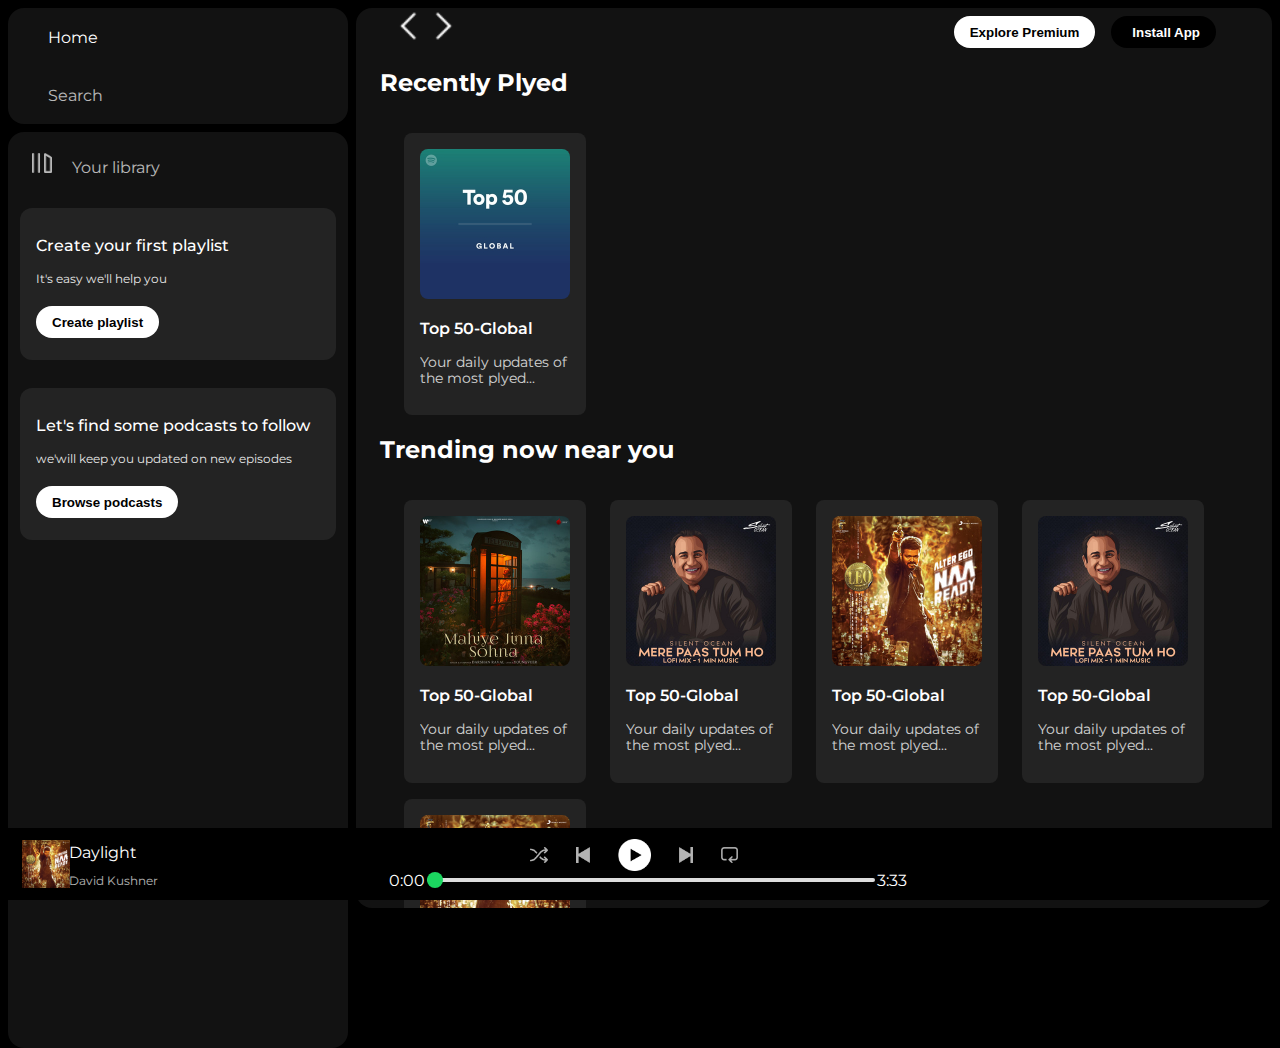
<file: index.html>
<!DOCTYPE html>
<html lang="en">
<head>
    <meta charset="UTF-8">
    <meta name="viewport" content="width=device-width, initial-scale=1.0">
    <link rel="stylesheet" href="https://cdnjs.cloudflare.com/ajax/libs/font-awesome/6.6.0/css/all.min.css" integrity="sha512-Kc323vGBEqzTmouAECnVceyQqyqdsSiqLQISBL29aUW4U/M7pSPA/gEUZQqv1cwx4OnYxTxve5UMg5GT6L4JJg==" crossorigin="anonymous" referrerpolicy="no-referrer" />
    <link rel="icon" href="./logo.png">
    <title>Spotify-web Player: Music For Everyone</title>
    <link rel="stylesheet" href="style.css">
    <link rel="preconnect" href="https://fonts.googleapis.com">
    <link rel="preconnect" href="https://fonts.gstatic.com" crossorigin>
    <link href="https://fonts.googleapis.com/css2?family=Montserrat:wght@300;400;500;600;700&display=swap" rel="stylesheet">
</head>
<body>
    <div class="main">
     <div class="sidebar">
        <div class="nav">
            <div class="nav-option" style="opacity: 1;">
                <i class="fa-solid fa-house"></i>
                <a href="#">Home</a>
             </div>
             <div class="nav-option">
                <i class="fa-solid fa-magnifying-glass"></i>
                <a href="#" >Search</a>
             </div>
        </div>
        <div class="library">
            <div class="option">
                <div class="lib-option nav-option">
                    <img src="./library_icon.png">
                    <a href="#" >Your library</a>
                 </div>
                 <div class="icons">
                    <i class="fa-solid fa-plus"></i>
                    <i class="fa-solid fa-arrow-right"></i>
                 </div>
            </div>
            <div class="lib-box">
                <div class="box">
                    <p class="box-p1">Create your first playlist</p>
                    <p class="box-p2">It's easy we'll help you</p>
                    <button class="badge"> Create playlist</button>
                </div>
                <div class="box">
                    <p class="box-p1">Let's find some podcasts to follow</p>
                    <p class="box-p2">we'will keep you updated on new episodes</p>
                    <button class="badge">Browse podcasts</button>
                </div>
            </div>
        </div>
       
     </div>
     <div class="main-content">
        <div class="sticky-nav">
            <div class="sticky-nav-icon">
                <img src="./backward_icon.png">
                <img src="./forward_icon.png" class="hide">
            </div>
            <div class="sticky-nav-badge">
                <button class="badge nav-item hide">Explore Premium</button>
                <button class="badge nav-item dark-badge"><i class="fa-regular fa-circle-down "style="margin-right: 5px;"></i>Install App</button>
                <i class="fa-regular fa-user nav-item"></i>
            </div>
            </div>
        
           
           
            <h2>Recently Plyed</h2>
            <div class="cards-container">
                <div class="card">
                    <img src="./card1img.jpeg" class="card-img">
                    <p class="card-title">Top 50-Global</p>
                    <p class="card-info">Your daily updates of the most plyed...</p>
                </div>
            </div>


            <h2>Trending now near you</h2>
            <div class="cards-container">
                <div class="card">
                    <img src="./card2img.jpeg" class="card-img">
                    <p class="card-title">Top 50-Global</p>
                    <p class="card-info">Your daily updates of the most plyed...</p>
                </div>
            
            
                <div class="card">
                    <img src="./card3img.jpeg" class="card-img">
                    <p class="card-title">Top 50-Global</p>
                    <p class="card-info">Your daily updates of the most plyed...</p>
                </div>
            
           
                <div class="card">
                    <img src="./card4img.jpeg" class="card-img">
                    <p class="card-title">Top 50-Global</p>
                    <p class="card-info">Your daily updates of the most plyed...</p>
                </div>
                <div class="card">
                    <img src="./card3img.jpeg" class="card-img">
                    <p class="card-title">Top 50-Global</p>
                    <p class="card-info">Your daily updates of the most plyed...</p>
                </div>
                <div class="card">
                    <img src="./card4img.jpeg" class="card-img">
                    <p class="card-title">Top 50-Global</p>
                    <p class="card-info">Your daily updates of the most plyed...</p>
                </div>
                </div>
                <h2>Featured Charts</h2>
            <div class="cards-container">
                <div class="card">
                    <img src="./card5img.jpeg" class="card-img">
                    <p class="card-title">Top 50-Global</p>
                    <p class="card-info">Your daily updates of the most plyed...</p>
                </div>
                <div class="card">
                    <img src="./card6img.jpeg" class="card-img">
                    <p class="card-title">Top Songs-india</p>
                    <p class="card-info">Your daily updates of the most plyed...</p>
                </div>
                <div class="card">
                    <img src="./card1img.jpeg" class="card-img">
                    <p class="card-title">Top 50-Global</p>
                    <p class="card-info">Your daily updates of the most plyed...</p>
                </div>
            </div>
         <div class="footer">
            <div class="line"></div>
         </div>



     </div>
     <div class="music-player">
        <div class="album">
            <img src="./card4img.jpeg" class="album-img">
            <div class="paragraph">
            <p class="album-title">Daylight</p>
            <p class="album-singer-name">David Kushner</p>
            </div>
            <div class="icons-music">
            <i class="fa-regular fa-heart heart"></i>
            <i class="fa-solid fa-laptop laptop"></i>
        </div>
        </div>
        <div class="player">
            <div class="player-controls">
                <img src="./player_icon1.png" class="player-control-icon">
                <img src="./player_icon2.png" class="player-control-icon">
                <img src="./player_icon3.png" class="player-control-icon" style="opacity: 1;height: 2rem;">
                <img src="./player_icon4.png" class="player-control-icon">
                <img src="./player_icon5.png" class="player-control-icon">
            </div>
            <div class="playback-bar">
                <span class="curr-time">00.00</span>
                <input type="range" min="0" max="100" class="progress-bar" step="1">
                <span class="tot-time">3.33</span>
            </div>
        </div>
        <div class="controls"></div>
     </div>
    </div>
    <script src="script.js"></script>
</body>
</html>
</file>
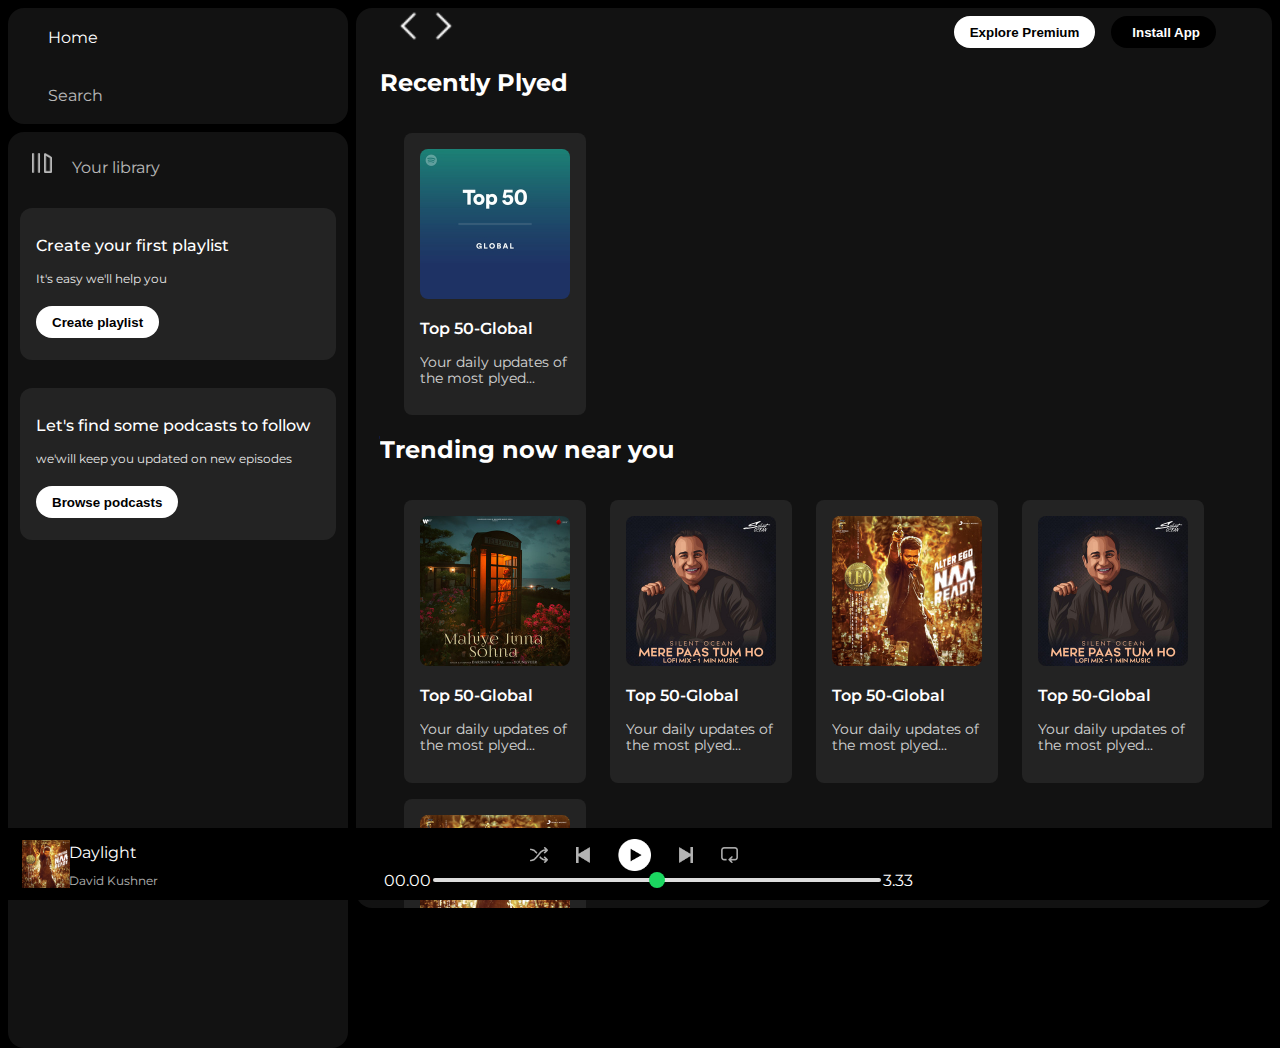
<file: assests/index.html>
<!DOCTYPE html>
<html lang="en">
<head>
    <meta charset="UTF-8">
    <meta name="viewport" content="width=device-width, initial-scale=1.0">
    <link rel="stylesheet" href="https://cdnjs.cloudflare.com/ajax/libs/font-awesome/6.6.0/css/all.min.css" integrity="sha512-Kc323vGBEqzTmouAECnVceyQqyqdsSiqLQISBL29aUW4U/M7pSPA/gEUZQqv1cwx4OnYxTxve5UMg5GT6L4JJg==" crossorigin="anonymous" referrerpolicy="no-referrer" />
    <link rel="icon" href="./logo.png">
    <title>Spotify-web Player: Music For Everyone</title>
    <link rel="stylesheet" href="style.css">
    <link rel="preconnect" href="https://fonts.googleapis.com">
    <link rel="preconnect" href="https://fonts.gstatic.com" crossorigin>
    <link href="https://fonts.googleapis.com/css2?family=Montserrat:wght@300;400;500;600;700&display=swap" rel="stylesheet">
</head>
<body>
    <div class="main">
     <div class="sidebar">
        <div class="nav">
            <div class="nav-option" style="opacity: 1;">
                <i class="fa-solid fa-house"></i>
                <a href="#">Home</a>
             </div>
             <div class="nav-option">
                <i class="fa-solid fa-magnifying-glass"></i>
                <a href="#" >Search</a>
             </div>
        </div>
        <div class="library">
            <div class="option">
                <div class="lib-option nav-option">
                    <img src="./library_icon.png">
                    <a href="#" >Your library</a>
                 </div>
                 <div class="icons">
                    <i class="fa-solid fa-plus"></i>
                    <i class="fa-solid fa-arrow-right"></i>
                 </div>
            </div>
            <div class="lib-box">
                <div class="box">
                    <p class="box-p1">Create your first playlist</p>
                    <p class="box-p2">It's easy we'll help you</p>
                    <button class="badge"> Create playlist</button>
                </div>
                <div class="box">
                    <p class="box-p1">Let's find some podcasts to follow</p>
                    <p class="box-p2">we'will keep you updated on new episodes</p>
                    <button class="badge">Browse podcasts</button>
                </div>
            </div>
        </div>
       
     </div>
     <div class="main-content">
        <div class="sticky-nav">
            <div class="sticky-nav-icon">
                <img src="./backward_icon.png">
                <img src="./forward_icon.png" class="hide">
            </div>
            <div class="sticky-nav-badge">
                <button class="badge nav-item hide">Explore Premium</button>
                <button class="badge nav-item dark-badge"><i class="fa-regular fa-circle-down "style="margin-right: 5px;"></i>Install App</button>
                <i class="fa-regular fa-user nav-item"></i>
            </div>
            </div>
        
           
           
            <h2>Recently Plyed</h2>
            <div class="cards-container">
                <div class="card">
                    <img src="./card1img.jpeg" class="card-img">
                    <p class="card-title">Top 50-Global</p>
                    <p class="card-info">Your daily updates of the most plyed...</p>
                </div>
            </div>


            <h2>Trending now near you</h2>
            <div class="cards-container">
                <div class="card">
                    <img src="./card2img.jpeg" class="card-img">
                    <p class="card-title">Top 50-Global</p>
                    <p class="card-info">Your daily updates of the most plyed...</p>
                </div>
            
            
                <div class="card">
                    <img src="./card3img.jpeg" class="card-img">
                    <p class="card-title">Top 50-Global</p>
                    <p class="card-info">Your daily updates of the most plyed...</p>
                </div>
            
           
                <div class="card">
                    <img src="./card4img.jpeg" class="card-img">
                    <p class="card-title">Top 50-Global</p>
                    <p class="card-info">Your daily updates of the most plyed...</p>
                </div>
                <div class="card">
                    <img src="./card3img.jpeg" class="card-img">
                    <p class="card-title">Top 50-Global</p>
                    <p class="card-info">Your daily updates of the most plyed...</p>
                </div>
                <div class="card">
                    <img src="./card4img.jpeg" class="card-img">
                    <p class="card-title">Top 50-Global</p>
                    <p class="card-info">Your daily updates of the most plyed...</p>
                </div>
                </div>
                <h2>Featured Charts</h2>
            <div class="cards-container">
                <div class="card">
                    <img src="./card5img.jpeg" class="card-img">
                    <p class="card-title">Top 50-Global</p>
                    <p class="card-info">Your daily updates of the most plyed...</p>
                </div>
                <div class="card">
                    <img src="./card6img.jpeg" class="card-img">
                    <p class="card-title">Top Songs-india</p>
                    <p class="card-info">Your daily updates of the most plyed...</p>
                </div>
                <div class="card">
                    <img src="./card1img.jpeg" class="card-img">
                    <p class="card-title">Top 50-Global</p>
                    <p class="card-info">Your daily updates of the most plyed...</p>
                </div>
            </div>
         <div class="footer">
            <div class="line"></div>
         </div>



     </div>
     <div class="music-player">
        <div class="album">
            <img src="./card4img.jpeg" class="album-img">
            <div class="paragraph">
            <p class="album-title">Daylight</p>
            <p class="album-singer-name">David Kushner</p>
            </div>
            <div class="icons-music">
            <i class="fa-regular fa-heart heart"></i>
            <i class="fa-solid fa-laptop laptop"></i>
        </div>
        </div>
        <div class="player">
            <div class="player-controls">
                <img src="./player_icon1.png" class="player-control-icon">
                <img src="./player_icon2.png" class="player-control-icon">
                <img src="./player_icon3.png" class="player-control-icon" style="opacity: 1;height: 2rem;">
                <img src="./player_icon4.png" class="player-control-icon">
                <img src="./player_icon5.png" class="player-control-icon">
            </div>
            <div class="playback-bar">
                <span class="curr-time">00.00</span>
                <input type="range" min="0" max="100" class="progress-bar" step="1">
                <span class="tot-time">3.33</span>
            </div>
        </div>
        <div class="controls"></div>
     </div>
    </div>
</body>
</html>
</file>
<file: style.css>
body{
    font-family: 'Montserrat', sans-serif;
    margin: 0;
    background-color: black;
    color: white;
    overflow: hidden;
}
.main{
    display: flex;
    height: 100vh;
    padding: 0.5rem;
}

.sidebar{
    background-color:  black;
    width: 340px;
    border-radius: 1rem; /*16px*/
    margin-right: 0.5rem;

}

/* JavaScript Enhancement Styles */
.card {
    transition: all 0.3s ease;
    cursor: pointer;
}

.card:hover {
    transform: translateY(-5px);
    box-shadow: 0 8px 25px rgba(0,0,0,0.3);
}

.play-button {
    transition: all 0.3s ease !important;
}

.play-button:hover {
    transform: translateY(-5px) scale(1.1) !important;
    background: #1ed760 !important;
}

.player-control-icon {
    cursor: pointer;
    transition: all 0.2s ease;
}

.player-control-icon:hover {
    transform: scale(1.1);
    opacity: 1 !important;
}

.nav-option {
    cursor: pointer;
    transition: all 0.2s ease;
}

.badge {
    cursor: pointer;
    transition: all 0.2s ease;
}

.badge:hover {
    transform: scale(1.05);
    background-color: white;
    color: black;
}

.progress-bar {
    cursor: pointer;
}

.progress-bar:hover {
    transform: scaleY(1.2);
}

.heart {
    cursor: pointer;
    transition: all 0.2s ease;
}

.heart:hover {
    transform: scale(1.2);
}

.laptop {
    cursor: pointer;
    transition: all 0.2s ease;
}

.laptop:hover {
    transform: scale(1.1);
    opacity: 1;
}

/* Notification styles are handled by JavaScript */

.main-content{
    background-color: #121212;
    flex: 1;
    border-radius: 1rem;
    overflow: auto;
    padding: 0 1.5rem 0 1.5rem;
}

.music-player{
    background-color: black;
    position: fixed;
    bottom: 0;
    width: 100%;
    height: 72px;
}
 a{
    text-decoration: none;
    color: white;
 }
 .nav{
    background-color: #121212;
    border-radius: 1rem;
    display: flex;
    flex-direction: column;
    justify-content: center;
    height: 100px;
    padding: 0.5rem 0.75rem;
 }

 .nav-option{
    line-height: 2.5rem;
    opacity: 0.7;
    padding: 0.5rem 0.75rem;
 }

 .nav-option:hover{
      opacity: 1;
 }
 .nav-option i{
    font-size: 1.25rem;
 }

 .nav-option a {
    font-size: 1rem;
    margin: 1rem;
 }
 .library{
    background-color: #121212;
    border-radius: 1rem;
    height: 100%;
    margin-top: 0.5rem;
    padding: 0.5rem 0.75rem;
 }
 .option{
    display: flex;
    justify-content: space-between;
    align-items: center;
 }
 .lib-option img{
     height: 1.25rem;
     width: 1.25rem;
 }
 .icons{
    font-size: 1.25rem;
    display: flex;
 }
 .icons i{
    opacity: 0.7;
    margin-right: 1rem;
 }
 .icons i:hover{
     opacity: 1;
 }
 .box{
    height: 8rem;
    background-color: #232323;
    border-radius: 0.75rem;
    margin: 0.75rem 0 1.75rem 0;
    padding: 0.75rem 1rem;
 }
 .box-p1{
    font-size: 1rem;
    font-weight: 500;
 }
 .box-p2{
    font-size: 0.75rem;
    opacity: 0.9;
 }
 .badge{
     background-color: #fff;
     border: none;
     border-radius: 100px;
     padding: 0.25rem 1rem;
     font-weight: 700;
     margin-top: 0.5rem;
     height: 2rem;
     width: fit-content;
 }
 .dark-badge{
   background-color: black;
   color: white;
 }
 .sticky-nav{
   position: sticky;
   background-color: #121212;
   top: 0;
   display: flex;
   justify-content: space-between;
   align-items: center;
   padding-top: 1rem 0 1rem 0;
   z-index: 10;
 }
 .sticky-nav-icon img {
     height: 2rem;
     width: 2rem;
 }
 .sticky-nav-icon{
   margin-left: 0.75rem;
 }
 .sticky-nav-badge{
   display: flex;
   justify-content: center;
   align-items: center;
   

 }
 .nav-item{
   margin-right: 1rem;
 }
 @media (max-width:1000px){
   .hide{
      display: none;
   }
 }
 .card{
   background-color: #232323;
   width: 150px;
   border-radius: 0.5rem;
   padding: 1rem;
   margin-left: 1.5rem;
   margin-top: 1rem;
 }
 .cards-container{
  display: flex;
  flex-wrap: wrap;
 }
 .card-img{
    width: 100%;
    border-radius: 0.5rem;
 }
 .card-title{
   font-weight: 600;
 }
 .card-info{
   font-size: 0.85rem;
   opacity: 0.8;
 }
 .footer{
   height: 250px;
   display: flex;
   align-items: center;
   justify-content: center;
 }
.line{
   width: 90%;
   height: 30%;
   border-top: 1px solid white;
   opacity: 0.4;
}
.music-player{
   display: flex;
   justify-content: space-between;
   align-items: center;
}

.player{
   width: 50%;
}
.controls{
   width: 25%;
}
.player-controls{
   display: flex;
   justify-content: center;
   align-items: center;
}


.player-control-icon{
   height: 1rem;
   margin-right: 1.75rem;
   opacity: 0.7;
}
.player-control-icon:hover{
   opacity: 1;
}
.playback-bar{
   display: flex;
   justify-content: center;
   align-items: center;
}
.progress-bar{
   width: 70%;
   appearance: none;
   background-color: transparent;
   cursor: pointer;
}

.progress-bar::-webkit-slider-runnable-track{
   background-color: #ddd;
   border-radius: 100px;
   height: 0.2rem;
}
.progress-bar::-webkit-slider-thumb{
   appearance: none;
   height: 1rem;
   width: 1rem;
   background-color: #1bd760;
   border-radius: 50%;
   margin-top: -6px;
}
.album{
   width: 25%;
   display: flex;
   justify-content: space-between;
   align-items: center;
}


.album-img{
   width: 3rem;
   margin-left: 0.85rem;
   margin-right: 0;
}
.album-singer-name{
   opacity: 0.7;
   margin: 0.35rem 0.75rem 1rem 0;
   display: flex;
   font-size: 0.75rem;
}
.album-title{
   margin: 1.2rem 0.75rem 0.65rem 0;
   display: flex;
}

.heart{
   opacity: 0.7;
   margin: 0 0.75rem 0 0.75rem;
}
.heart:hover{
   opacity: 1;
}
.laptop{
   opacity: 0.7;
   margin: 0 0.75rem 0 0.75rem;
}
.laptop:hover{
   opacity: 1;
}
.icons-music{
   display: flex;
   justify-content:space-between;
   align-items: center;
}
.album-img,p .paragraph{
   margin-right: -110px;
}
</file>
<file: assests/style.css>
body{
    font-family: 'Montserrat', sans-serif;
    margin: 0;
    background-color: black;
    color: white;
    overflow: hidden;
}
.main{
    display: flex;
    height: 100vh;
    padding: 0.5rem;
}

.sidebar{
    background-color:  black;
    width: 340px;
    border-radius: 1rem; /*16px*/
    margin-right: 0.5rem;
    
}

.main-content{
    background-color: #121212;
    flex: 1;
    border-radius: 1rem;
    overflow: auto;
    padding: 0 1.5rem 0 1.5rem;
}

.music-player{
    background-color: black;
    position: fixed;
    bottom: 0;
    width: 100%;
    height: 72px;
}
 a{
    text-decoration: none;
    color: white;
 }
 .nav{
    background-color: #121212;
    border-radius: 1rem;
    display: flex;
    flex-direction: column;
    justify-content: center;
    height: 100px;
    padding: 0.5rem 0.75rem;
 }

 .nav-option{
    line-height: 2.5rem;
    opacity: 0.7;
    padding: 0.5rem 0.75rem;
 }

 .nav-option:hover{
      opacity: 1;
 }
 .nav-option i{
    font-size: 1.25rem;
 }

 .nav-option a {
    font-size: 1rem;
    margin: 1rem;
 }
 .library{
    background-color: #121212;
    border-radius: 1rem;
    height: 100%;
    margin-top: 0.5rem;
    padding: 0.5rem 0.75rem;
 }
 .option{
    display: flex;
    justify-content: space-between;
    align-items: center;
 }
 .lib-option img{
     height: 1.25rem;
     width: 1.25rem;
 }
 .icons{
    font-size: 1.25rem;
    display: flex;
 }
 .icons i{
    opacity: 0.7;
    margin-right: 1rem;
 }
 .icons i:hover{
     opacity: 1;
 }
 .box{
    height: 8rem;
    background-color: #232323;
    border-radius: 0.75rem;
    margin: 0.75rem 0 1.75rem 0;
    padding: 0.75rem 1rem;
 }
 .box-p1{
    font-size: 1rem;
    font-weight: 500;
 }
 .box-p2{
    font-size: 0.75rem;
    opacity: 0.9;
 }
 .badge{
     background-color: #fff;
     border: none;
     border-radius: 100px;
     padding: 0.25rem 1rem;
     font-weight: 700;
     margin-top: 0.5rem;
     height: 2rem;
     width: fit-content;
 }
 .dark-badge{
   background-color: black;
   color: white;
 }
 .sticky-nav{
   position: sticky;
   background-color: #121212;
   top: 0;
   display: flex;
   justify-content: space-between;
   align-items: center;
   padding-top: 1rem 0 1rem 0;
   z-index: 10;
 }
 .sticky-nav-icon img {
     height: 2rem;
     width: 2rem;
 }
 .sticky-nav-icon{
   margin-left: 0.75rem;
 }
 .sticky-nav-badge{
   display: flex;
   justify-content: center;
   align-items: center;
   

 }
 .nav-item{
   margin-right: 1rem;
 }
 @media (max-width:1000px){
   .hide{
      display: none;
   }
 }
 .card{
   background-color: #232323;
   width: 150px;
   border-radius: 0.5rem;
   padding: 1rem;
   margin-left: 1.5rem;
   margin-top: 1rem;
 }
 .cards-container{
  display: flex;
  flex-wrap: wrap;
 }
 .card-img{
    width: 100%;
    border-radius: 0.5rem;
 }
 .card-title{
   font-weight: 600;
 }
 .card-info{
   font-size: 0.85rem;
   opacity: 0.8;
 }
 .footer{
   height: 250px;
   display: flex;
   align-items: center;
   justify-content: center;
 }
.line{
   width: 90%;
   height: 30%;
   border-top: 1px solid white;
   opacity: 0.4;
}
.music-player{
   display: flex;
   justify-content: space-between;
   align-items: center;
}

.player{
   width: 50%;
}
.controls{
   width: 25%;
}
.player-controls{
   display: flex;
   justify-content: center;
   align-items: center;
}


.player-control-icon{
   height: 1rem;
   margin-right: 1.75rem;
   opacity: 0.7;
}
.player-control-icon:hover{
   opacity: 1;
}
.playback-bar{
   display: flex;
   justify-content: center;
   align-items: center;
}
.progress-bar{
   width: 70%;
   appearance: none;
   background-color: transparent;
   cursor: pointer;
}

.progress-bar::-webkit-slider-runnable-track{
   background-color: #ddd;
   border-radius: 100px;
   height: 0.2rem;
}
.progress-bar::-webkit-slider-thumb{
   appearance: none;
   height: 1rem;
   width: 1rem;
   background-color: #1bd760;
   border-radius: 50%;
   margin-top: -6px;
}
.album{
   width: 25%;
   display: flex;
   justify-content: space-between;
   align-items: center;
}


.album-img{
   width: 3rem;
   margin-left: 0.85rem;
   margin-right: 0;
}
.album-singer-name{
   opacity: 0.7;
   margin: 0.35rem 0.75rem 1rem 0;
   display: flex;
   font-size: 0.75rem;
}
.album-title{
   margin: 1.2rem 0.75rem 0.65rem 0;
   display: flex;
}

.heart{
   opacity: 0.7;
   margin: 0 0.75rem 0 0.75rem;
}
.heart:hover{
   opacity: 1;
}
.laptop{
   opacity: 0.7;
   margin: 0 0.75rem 0 0.75rem;
}
.laptop:hover{
   opacity: 1;
}
.icons-music{
   display: flex;
   justify-content:space-between;
   align-items: center;
}
.album-img,p .paragraph{
   margin-right: -110px;
}
</file>
